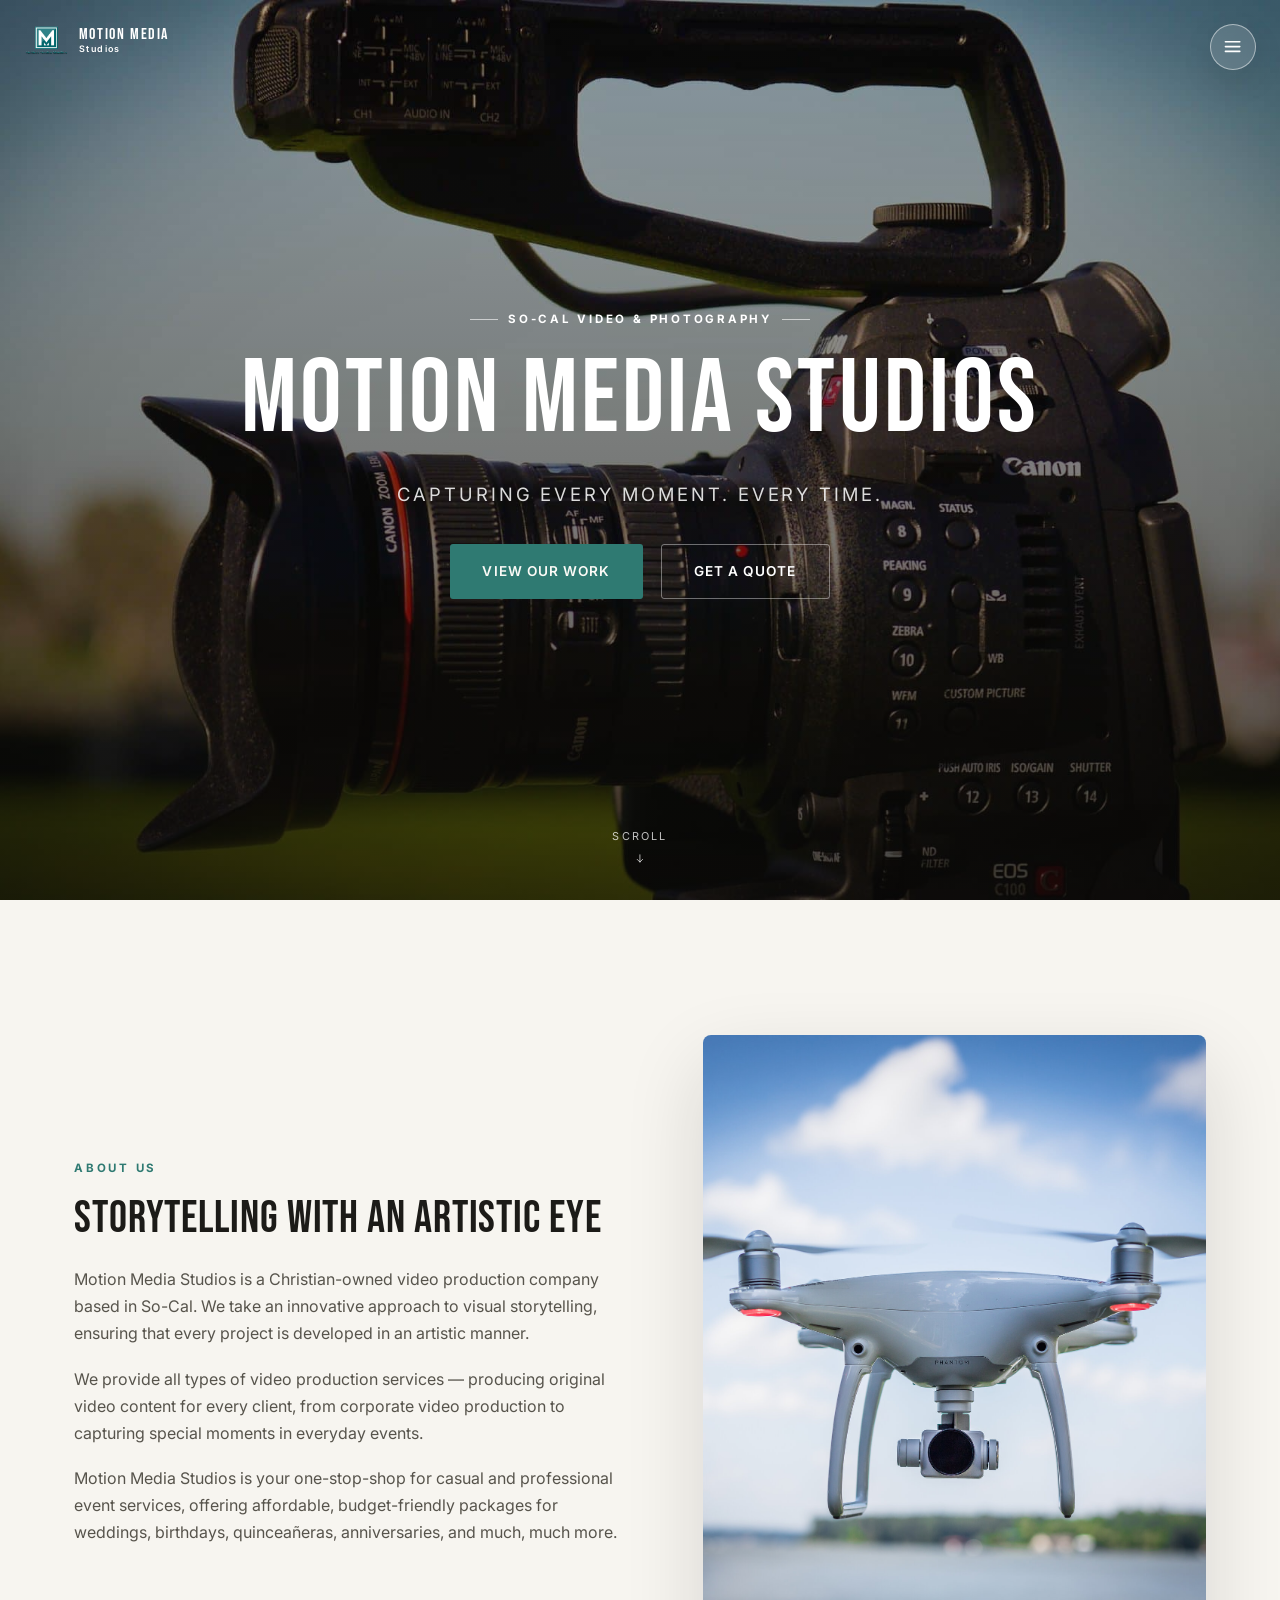
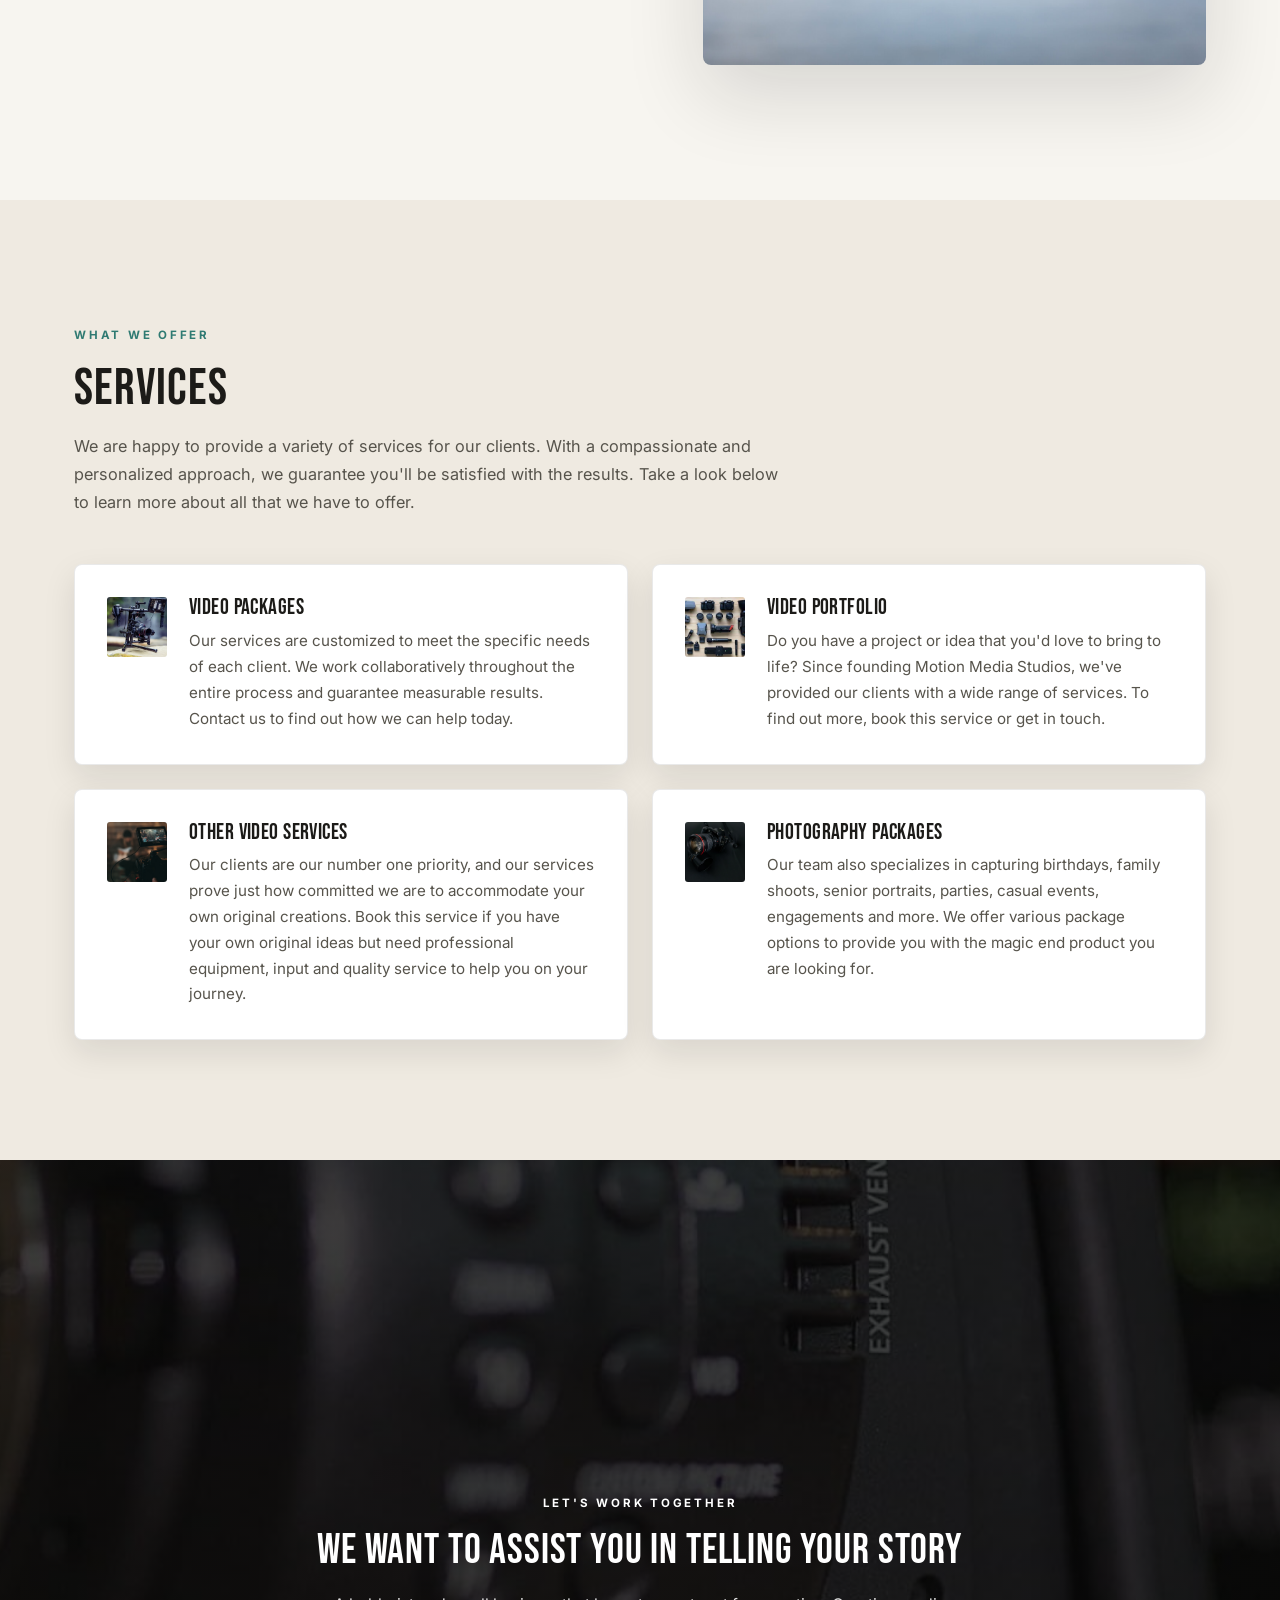
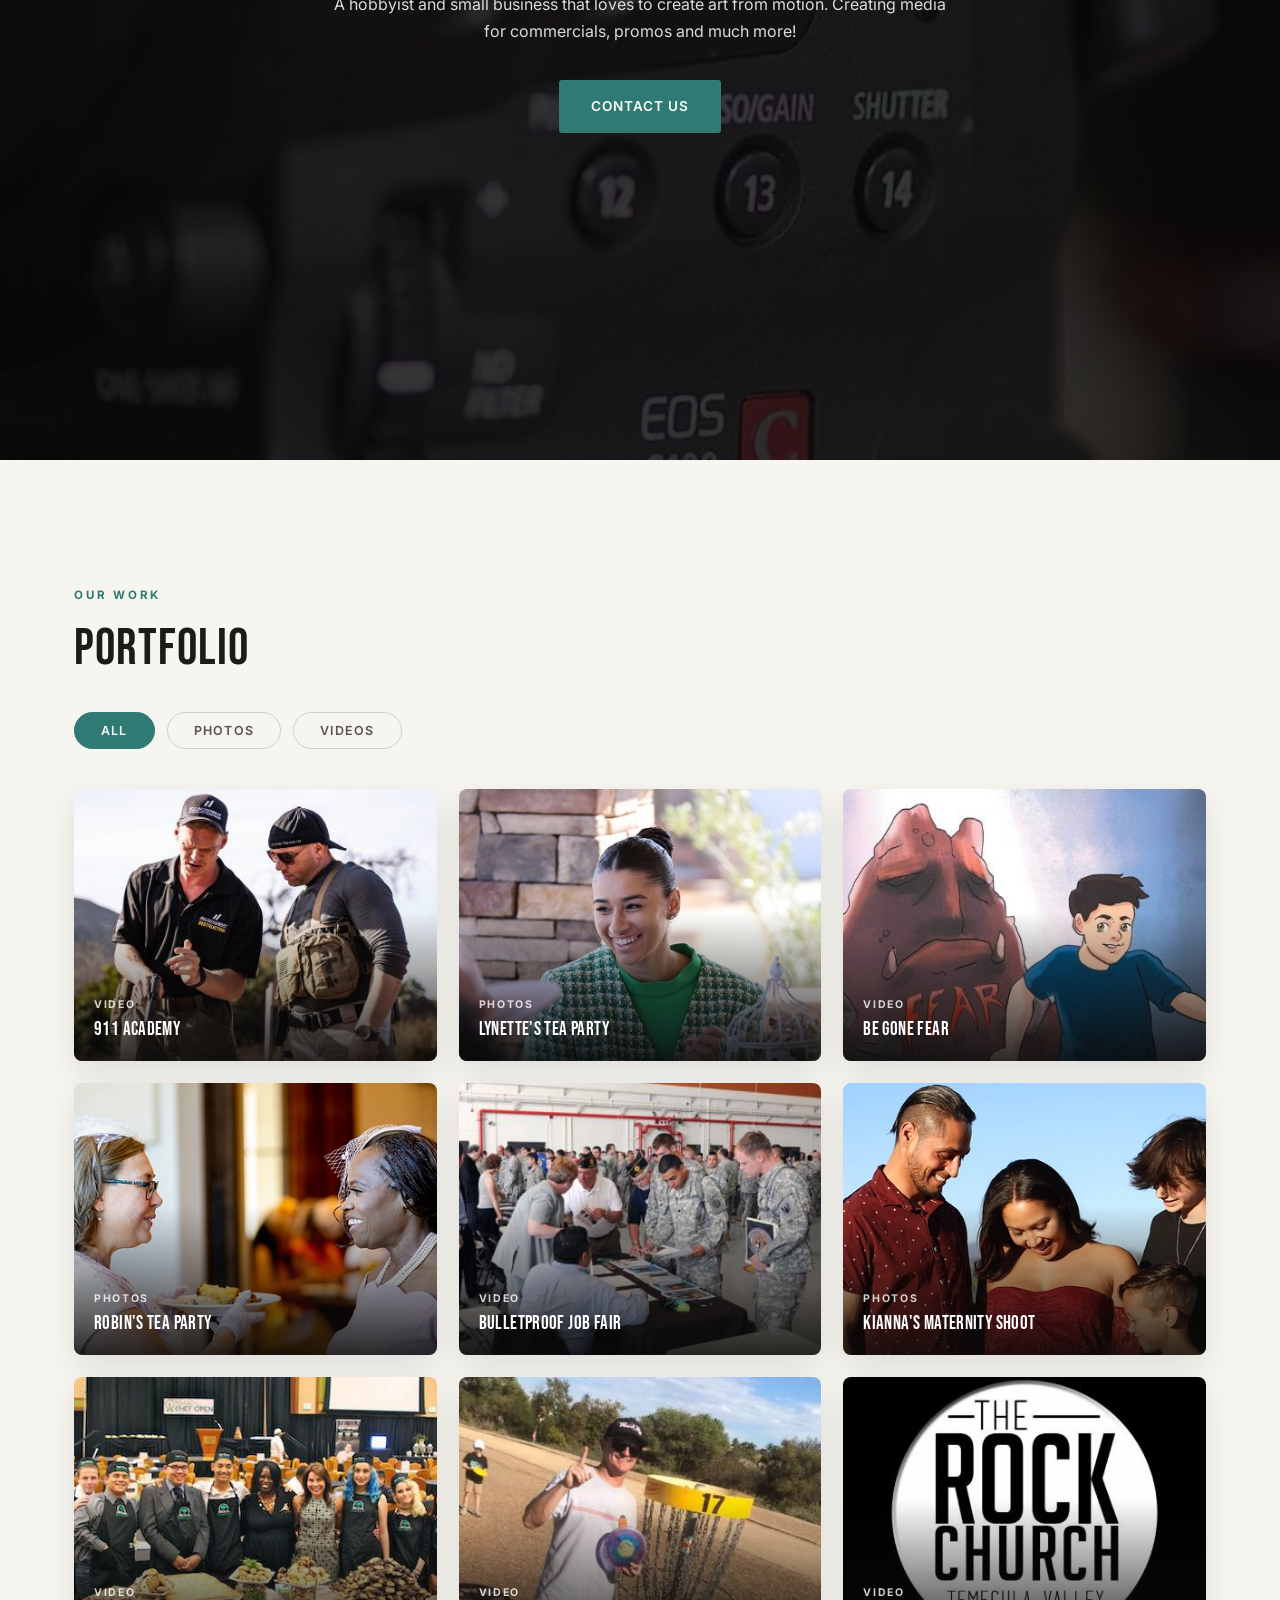
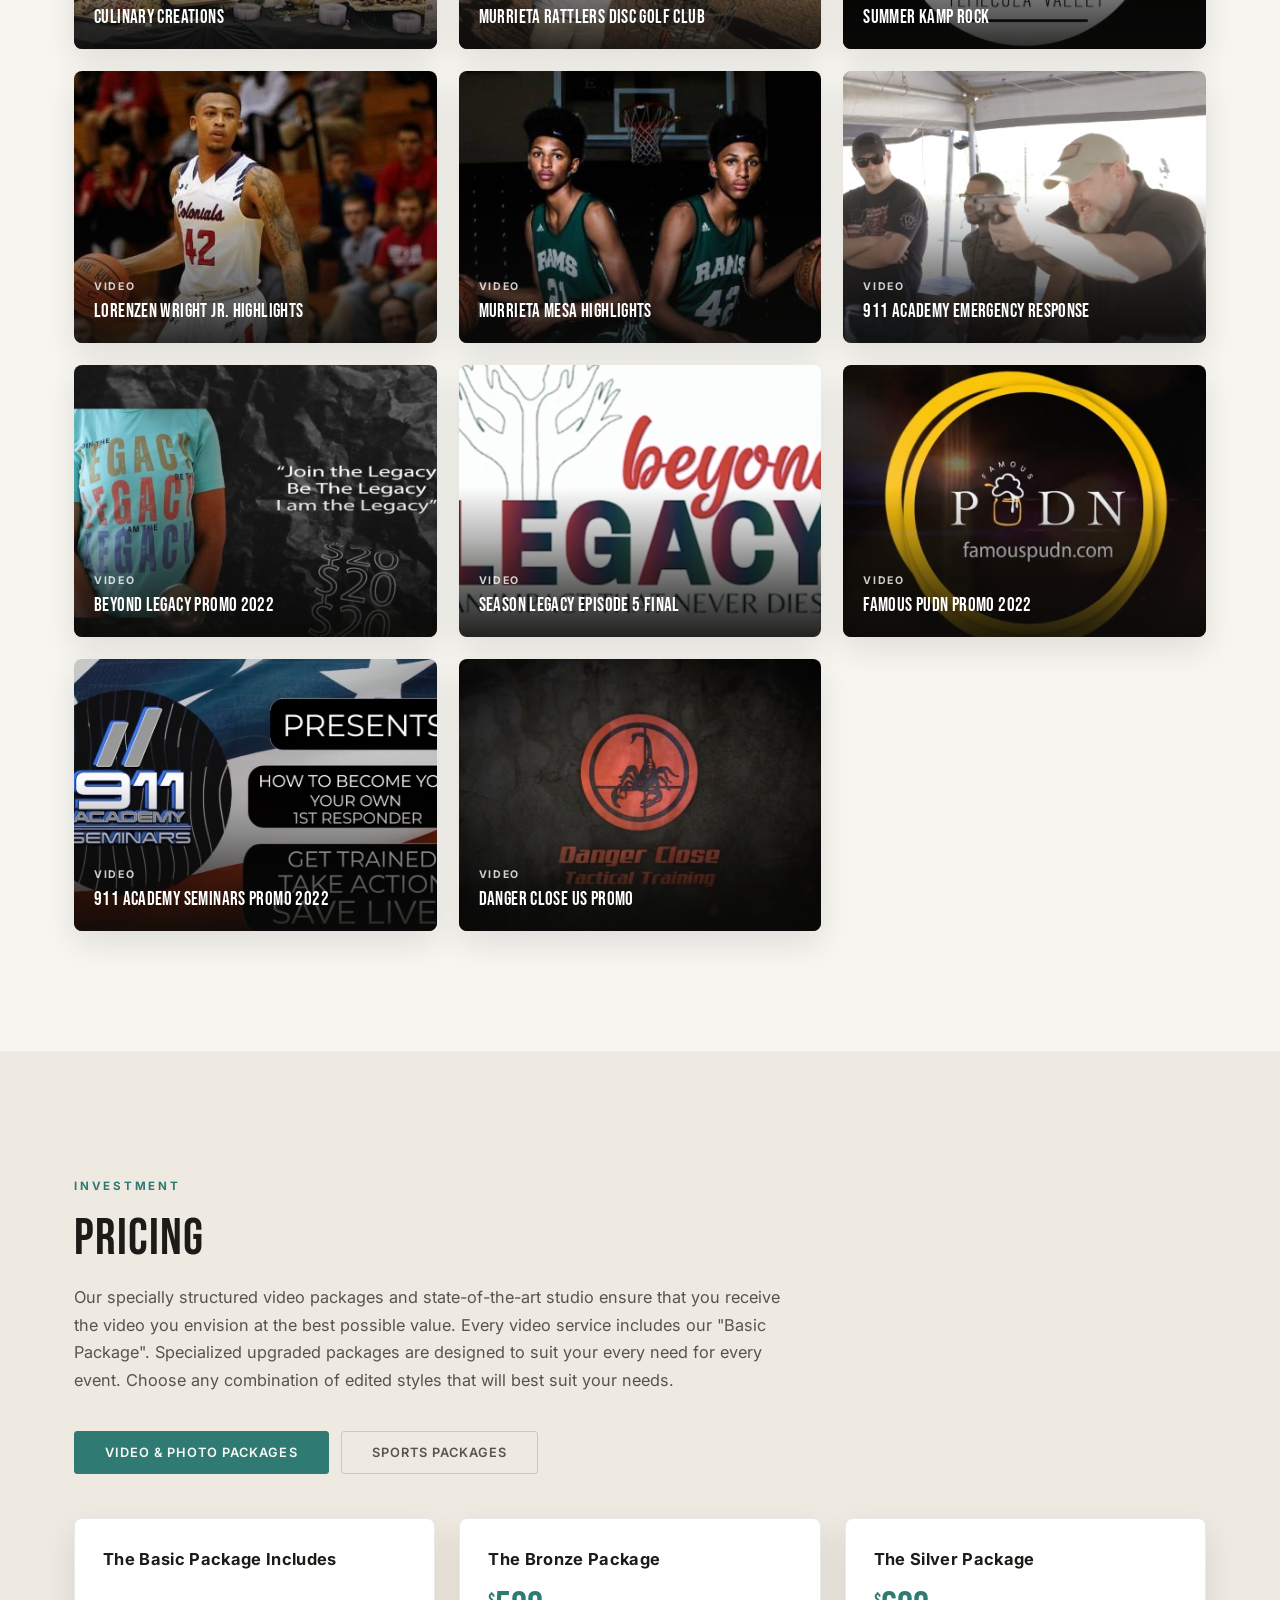
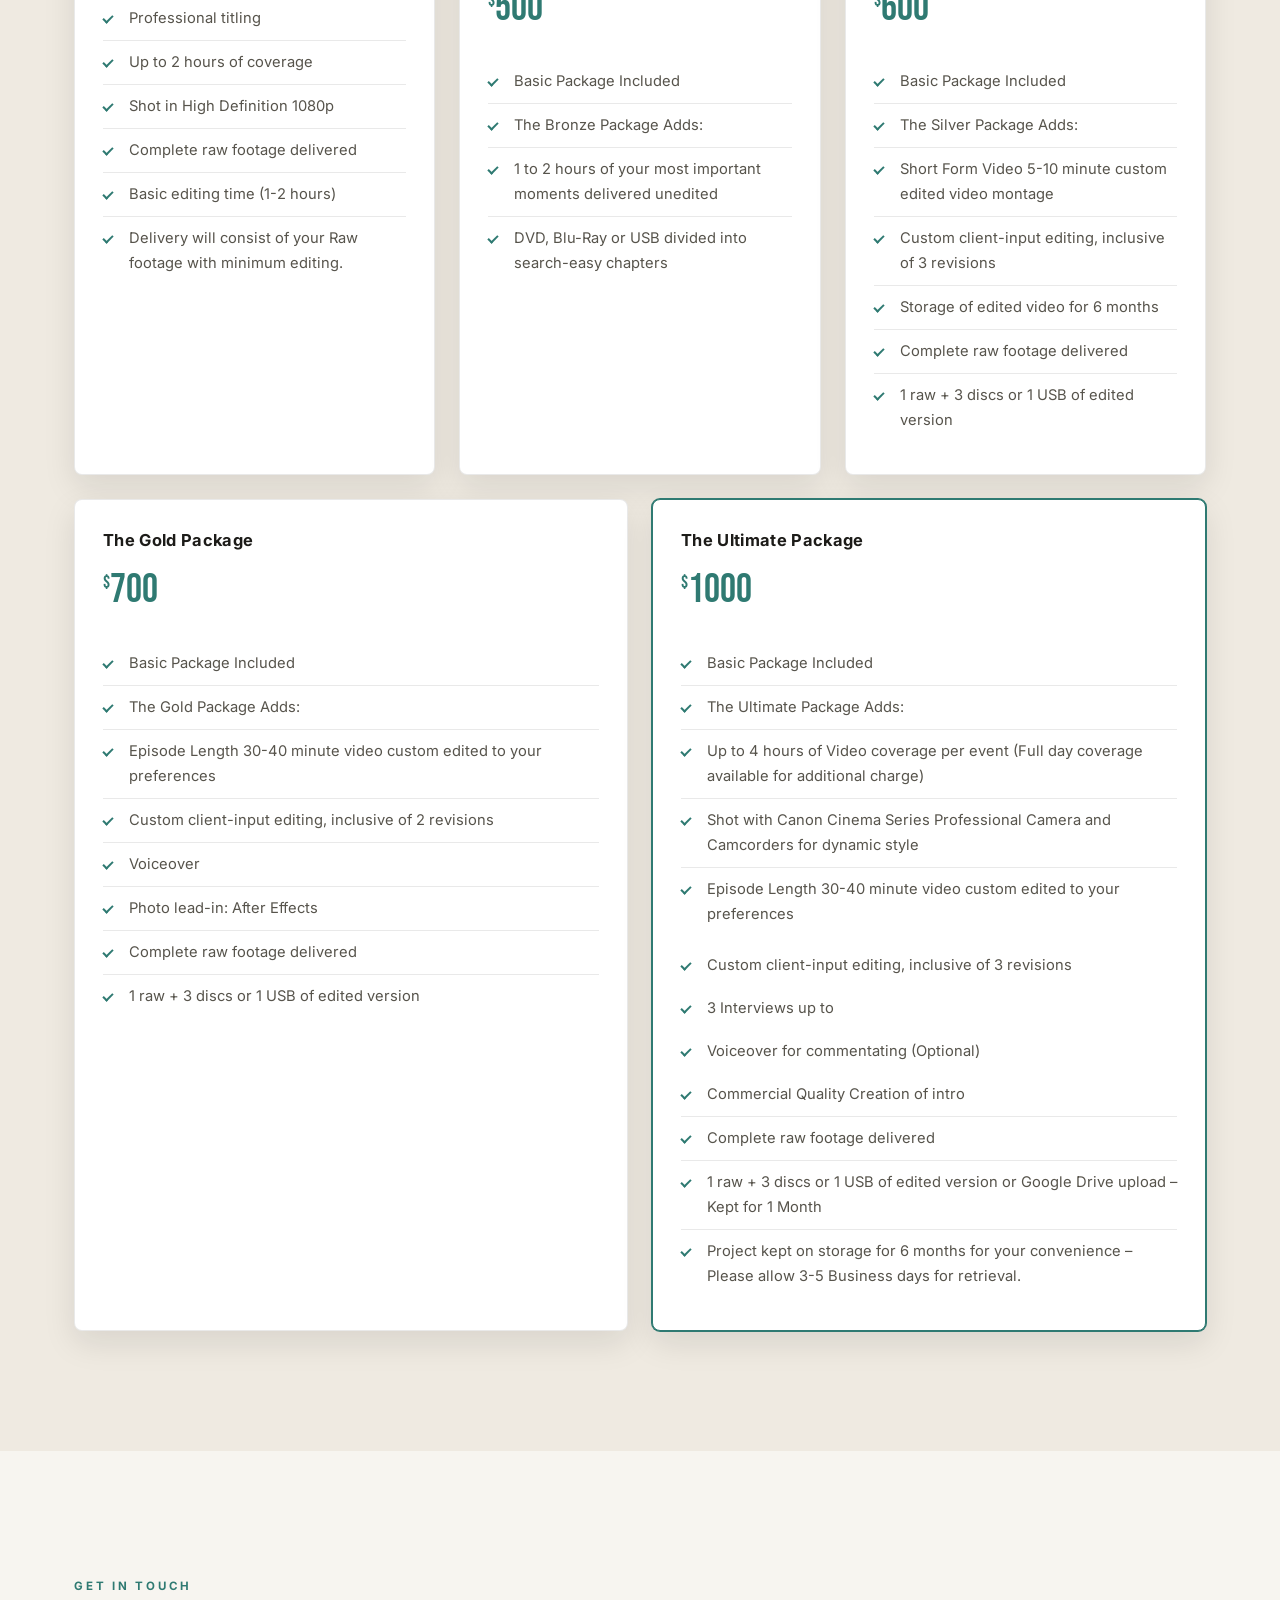
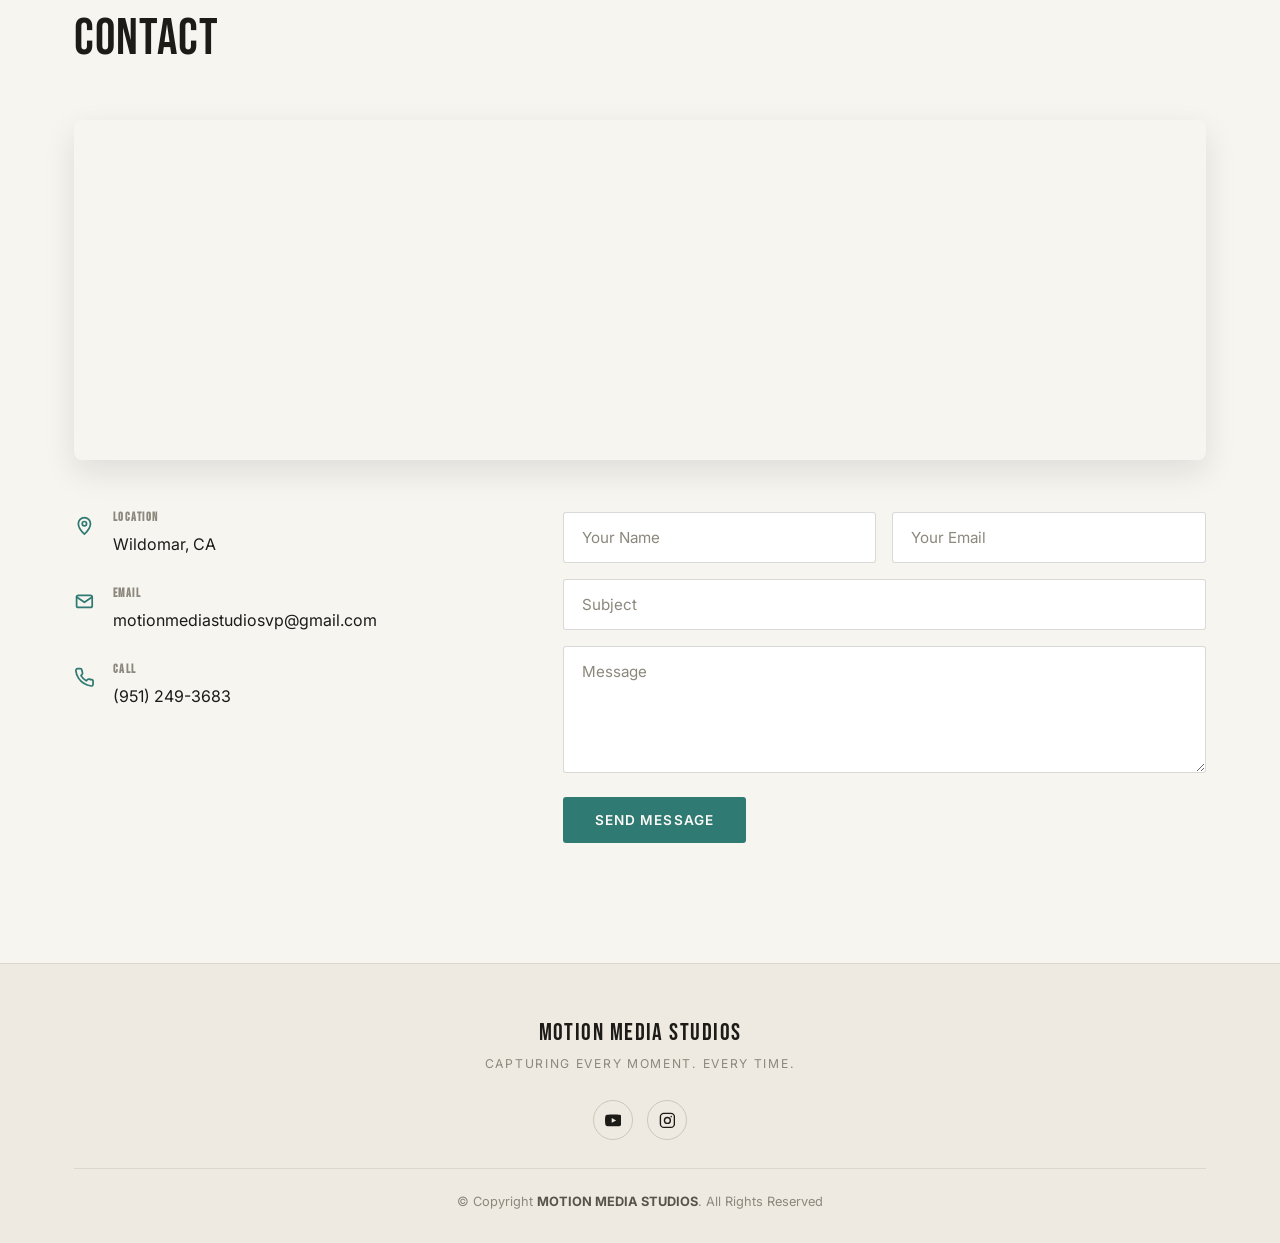
<file: index.html>
<!DOCTYPE html>
<html lang="en">

<head>
  <meta charset="utf-8">
  <meta content="width=device-width, initial-scale=1.0" name="viewport">

  <title>Motion Media Studios | Video &amp; Photography Production, Wildomar CA</title>
  <meta name="description" content="Motion Media Studios is a Christian-owned video and photography production company based in Wildomar, CA, serving weddings, events, sports, and commercial projects across So-Cal.">
  <meta name="keywords" content="video production, photography, wedding videography, event videography, Wildomar CA, So-Cal">

  <link href="assets/img/Motion Media Studios Logo.png" rel="icon">

  <link rel="preconnect" href="https://fonts.googleapis.com">
  <link rel="preconnect" href="https://fonts.gstatic.com" crossorigin>
  <link href="https://fonts.googleapis.com/css2?family=Bebas+Neue&family=Inter:wght@400;500;600;700&display=swap" rel="stylesheet">

  <link href="assets/css/style.css" rel="stylesheet">

  <script async src="https://www.googletagmanager.com/gtag/js?id=UA-181903820-1"></script>
  <script>
    window.dataLayer = window.dataLayer || [];
    function gtag() { dataLayer.push(arguments); }
    gtag('js', new Date());
    gtag('config', 'UA-181903820-1');
  </script>
</head>

<body>

  <div id="preloader"></div>

  <a href="#hero" class="corner-logo" id="cornerLogo">
    <img src="assets/img/Motion Media Studios Logo.png" alt="Motion Media Studios">
    <span class="logo-text">MOTION MEDIA<span>Studios</span></span>
  </a>

  <button class="corner-menu-btn" id="cornerMenuBtn" aria-label="Open menu">
    <svg class="icon" viewBox="0 0 24 24" fill="none" stroke="currentColor" stroke-width="2" stroke-linecap="round"><line x1="3" y1="6" x2="21" y2="6"/><line x1="3" y1="12" x2="21" y2="12"/><line x1="3" y1="18" x2="21" y2="18"/></svg>
  </button>

  <div class="nav-overlay" id="navOverlay">
    <ul>
      <li class="active"><a href="#hero">Home</a></li>
      <li><a href="#about">About</a></li>
      <li><a href="#services">Services</a></li>
      <li><a href="#portfolio">Portfolio</a></li>
      <li><a href="#pricing">Pricing</a></li>
      <li><a href="#contact">Contact</a></li>
    </ul>
  </div>

  <section id="hero" class="panel">
    <div class="hero-inner">
      <span class="eyebrow">So-Cal Video &amp; Photography</span>
      <h1>MOTION MEDIA STUDIOS</h1>
      <h2>Capturing every moment. Every time.</h2>
      <div class="hero-actions">
        <a href="#portfolio" class="btn btn-primary">View Our Work</a>
        <a href="#contact" class="btn btn-outline on-dark">Get a Quote</a>
      </div>
    </div>
    <div class="scroll-cue"><span>Scroll</span><svg class="icon" viewBox="0 0 24 24" fill="none" stroke="currentColor" stroke-width="2" stroke-linecap="round" stroke-linejoin="round"><line x1="12" y1="4" x2="12" y2="20"/><polyline points="6 14 12 20 18 14"/></svg></div>
  </section>

  <main id="main">

    <section id="about" class="panel">
      <div class="container">
        <div class="about-grid">
          <div class="about-copy reveal">
            <span class="eyebrow">About Us</span>
            <h2>Storytelling with an artistic eye</h2>
            <p>
              Motion Media Studios is a Christian-owned video production company based in So-Cal. We take an
              innovative approach to visual storytelling, ensuring that every project is developed in an artistic
              manner.
            </p>
            <p>
              We provide all types of video production services — producing original video content for every
              client, from corporate video production to capturing special moments in everyday events.
            </p>
            <p>
              Motion Media Studios is your one-stop-shop for casual and professional event services, offering
              affordable, budget-friendly packages for weddings, birthdays, quinceañeras, anniversaries, and much,
              much more.
            </p>
          </div>
          <div class="about-media reveal">
            <img src="assets/img/Motion Media Studio Drone.jpeg" alt="Motion Media Studios drone equipment">
          </div>
        </div>
      </div>
    </section>

    <section id="services" class="panel alt">
      <div class="container">
        <div class="section-title reveal">
          <span class="eyebrow">What We Offer</span>
          <h2>Services</h2>
          <p>We are happy to provide a variety of services for our clients. With a compassionate and personalized
            approach, we guarantee you'll be satisfied with the results. Take a look below to learn more about all
            that we have to offer.</p>
        </div>

        <div class="services-grid">
          <div class="service-card reveal">
            <div class="icon-wrap"><img src="assets/img/Motion Media Studio Camera Setup.jpg" alt=""></div>
            <div>
              <h4>Video Packages</h4>
              <p>Our services are customized to meet the specific needs of each client. We work collaboratively
                throughout the entire process and guarantee measurable results. Contact us to find out how we can
                help today.</p>
            </div>
          </div>

          <div class="service-card reveal">
            <div class="icon-wrap"><img src="assets/img/Motion Media Studios Equipment.jpg" alt=""></div>
            <div>
              <h4>Video Portfolio</h4>
              <p>Do you have a project or idea that you'd love to bring to life? Since founding Motion Media
                Studios, we've provided our clients with a wide range of services. To find out more, book this
                service or get in touch.</p>
            </div>
          </div>

          <div class="service-card reveal">
            <div class="icon-wrap"><img src="assets/img/Motion Media Studio Recording.jpeg" alt=""></div>
            <div>
              <h4>Other Video Services</h4>
              <p>Our clients are our number one priority, and our services prove just how committed we are to
                accommodate your own original creations. Book this service if you have your own original ideas but
                need professional equipment, input and quality service to help you on your journey.</p>
            </div>
          </div>

          <div class="service-card reveal">
            <div class="icon-wrap"><img src="assets/img/Motion Media Studio Camera Lense.jpeg" alt=""></div>
            <div>
              <h4>Photography Packages</h4>
              <p>Our team also specializes in capturing birthdays, family shoots, senior portraits, parties, casual
                events, engagements and more. We offer various package options to provide you with the magic end
                product you are looking for.</p>
            </div>
          </div>
        </div>
      </div>
    </section>

    <section class="cta panel reveal">
      <div class="container">
        <span class="eyebrow">Let's Work Together</span>
        <h3>We want to assist you in telling your story</h3>
        <p>A hobbyist and small business that loves to create art from motion. Creating media for commercials,
          promos and much more!</p>
        <a href="#contact" class="btn btn-primary">Contact Us</a>
      </div>
    </section>

    <section id="portfolio" class="panel tall">
      <div class="container">
        <div class="section-title reveal">
          <span class="eyebrow">Our Work</span>
          <h2>Portfolio</h2>
        </div>

        <div class="portfolio-filters reveal">
          <button data-filter="*" class="active">All</button>
          <button data-filter=".filter-photos">Photos</button>
          <button data-filter=".filter-videos">Videos</button>
        </div>

        <div class="portfolio-grid">

          <a class="portfolio-item filter-videos reveal" data-youtube="y8Xy0xeYsZo" href="https://www.youtube.com/watch?v=y8Xy0xeYsZo">
            <img src="assets/img/portfolio/Academy.jpg" alt="911 Academy">
            <div class="portfolio-play"><svg class="icon" viewBox="0 0 24 24" fill="currentColor"><path d="M8 5v14l11-7z"/></svg></div>
            <div class="portfolio-overlay"><span class="type">Video</span><h4>911 Academy</h4></div>
          </a>

          <a class="portfolio-item filter-photos reveal" href="https://www.flickr.com/photos/197121110@N06/albums/72177720304268022" target="_blank" rel="noopener">
            <img src="assets/img/portfolio/Lynette.jpg" alt="Lynette's Tea Party">
            <div class="portfolio-play"><svg class="icon" viewBox="0 0 24 24" fill="none" stroke="currentColor" stroke-width="2" stroke-linecap="round" stroke-linejoin="round"><path d="M18 13v6a2 2 0 0 1-2 2H5a2 2 0 0 1-2-2V8a2 2 0 0 1 2-2h6"/><polyline points="15 3 21 3 21 9"/><line x1="10" y1="14" x2="21" y2="3"/></svg></div>
            <div class="portfolio-overlay"><span class="type">Photos</span><h4>Lynette's Tea Party</h4></div>
          </a>

          <a class="portfolio-item filter-videos reveal" data-youtube="SNZemBrlQTc" href="https://www.youtube.com/watch?v=SNZemBrlQTc">
            <img src="assets/img/portfolio/BeGoneFear.jpg" alt="Be Gone Fear">
            <div class="portfolio-play"><svg class="icon" viewBox="0 0 24 24" fill="currentColor"><path d="M8 5v14l11-7z"/></svg></div>
            <div class="portfolio-overlay"><span class="type">Video</span><h4>Be Gone Fear</h4></div>
          </a>

          <a class="portfolio-item filter-photos reveal" href="https://www.flickr.com/photos/197121110@N06/albums/72177720304281998" target="_blank" rel="noopener">
            <img src="assets/img/portfolio/Robin.jpg" alt="Robin's Tea Party">
            <div class="portfolio-play"><svg class="icon" viewBox="0 0 24 24" fill="none" stroke="currentColor" stroke-width="2" stroke-linecap="round" stroke-linejoin="round"><path d="M18 13v6a2 2 0 0 1-2 2H5a2 2 0 0 1-2-2V8a2 2 0 0 1 2-2h6"/><polyline points="15 3 21 3 21 9"/><line x1="10" y1="14" x2="21" y2="3"/></svg></div>
            <div class="portfolio-overlay"><span class="type">Photos</span><h4>Robin's Tea Party</h4></div>
          </a>

          <a class="portfolio-item filter-videos reveal" data-youtube="ezkcwzk15co" href="https://www.youtube.com/watch?v=ezkcwzk15co">
            <img src="assets/img/portfolio/Bulletproof.jpg" alt="Bulletproof Job Fair">
            <div class="portfolio-play"><svg class="icon" viewBox="0 0 24 24" fill="currentColor"><path d="M8 5v14l11-7z"/></svg></div>
            <div class="portfolio-overlay"><span class="type">Video</span><h4>Bulletproof Job Fair</h4></div>
          </a>

          <a class="portfolio-item filter-photos reveal" href="https://www.flickr.com/photos/197121110@N06/albums/72177720304260490" target="_blank" rel="noopener">
            <img src="assets/img/portfolio/Kianna.jpg" alt="Kianna's Maternity Shoot">
            <div class="portfolio-play"><svg class="icon" viewBox="0 0 24 24" fill="none" stroke="currentColor" stroke-width="2" stroke-linecap="round" stroke-linejoin="round"><path d="M18 13v6a2 2 0 0 1-2 2H5a2 2 0 0 1-2-2V8a2 2 0 0 1 2-2h6"/><polyline points="15 3 21 3 21 9"/><line x1="10" y1="14" x2="21" y2="3"/></svg></div>
            <div class="portfolio-overlay"><span class="type">Photos</span><h4>Kianna's Maternity Shoot</h4></div>
          </a>

          <a class="portfolio-item filter-videos reveal" data-youtube="Zq_iSj8-pQA" href="https://www.youtube.com/watch?v=Zq_iSj8-pQA">
            <img src="assets/img/portfolio/CulinaryCreations.jpg" alt="Culinary Creations">
            <div class="portfolio-play"><svg class="icon" viewBox="0 0 24 24" fill="currentColor"><path d="M8 5v14l11-7z"/></svg></div>
            <div class="portfolio-overlay"><span class="type">Video</span><h4>Culinary Creations</h4></div>
          </a>

          <a class="portfolio-item filter-videos reveal" data-youtube="l2RwuQg0phU" href="https://www.youtube.com/watch?v=l2RwuQg0phU">
            <img src="assets/img/portfolio/DiscGolf.jpg" alt="Murrieta Rattlers Disc Golf Club">
            <div class="portfolio-play"><svg class="icon" viewBox="0 0 24 24" fill="currentColor"><path d="M8 5v14l11-7z"/></svg></div>
            <div class="portfolio-overlay"><span class="type">Video</span><h4>Murrieta Rattlers Disc Golf Club</h4></div>
          </a>

          <a class="portfolio-item filter-videos reveal" data-youtube="l2RwuQg0phU" href="https://www.youtube.com/watch?v=l2RwuQg0phU">
            <img src="assets/img/portfolio/Rock.jpg" alt="Summer Kamp Rock">
            <div class="portfolio-play"><svg class="icon" viewBox="0 0 24 24" fill="currentColor"><path d="M8 5v14l11-7z"/></svg></div>
            <div class="portfolio-overlay"><span class="type">Video</span><h4>Summer Kamp Rock</h4></div>
          </a>

          <a class="portfolio-item filter-videos reveal" data-youtube="AqZxEz0gA-k" href="https://www.youtube.com/watch?v=AqZxEz0gA-k">
            <img src="assets/img/portfolio/Lorenzen.jpg" alt="Lorenzen Wright Jr. Highlights">
            <div class="portfolio-play"><svg class="icon" viewBox="0 0 24 24" fill="currentColor"><path d="M8 5v14l11-7z"/></svg></div>
            <div class="portfolio-overlay"><span class="type">Video</span><h4>Lorenzen Wright Jr. Highlights</h4></div>
          </a>

          <a class="portfolio-item filter-videos reveal" data-youtube="2OAqH1U6SjQ" href="https://www.youtube.com/watch?v=2OAqH1U6SjQ">
            <img src="assets/img/portfolio/Twins.jpg" alt="Murrieta Mesa Highlights">
            <div class="portfolio-play"><svg class="icon" viewBox="0 0 24 24" fill="currentColor"><path d="M8 5v14l11-7z"/></svg></div>
            <div class="portfolio-overlay"><span class="type">Video</span><h4>Murrieta Mesa Highlights</h4></div>
          </a>

          <a class="portfolio-item filter-videos reveal" data-youtube="yraHlnF_omg" href="https://www.youtube.com/watch?v=yraHlnF_omg&t=2s">
            <img src="assets/img/portfolio/911.jpg" alt="911 Academy Emergency Response">
            <div class="portfolio-play"><svg class="icon" viewBox="0 0 24 24" fill="currentColor"><path d="M8 5v14l11-7z"/></svg></div>
            <div class="portfolio-overlay"><span class="type">Video</span><h4>911 Academy Emergency Response</h4></div>
          </a>

          <a class="portfolio-item filter-videos reveal" data-youtube="utgFeb8H7sg" href="https://www.youtube.com/watch?v=utgFeb8H7sg">
            <img src="assets/img/portfolio/Beyond.jpg" alt="Beyond Legacy Promo 2022">
            <div class="portfolio-play"><svg class="icon" viewBox="0 0 24 24" fill="currentColor"><path d="M8 5v14l11-7z"/></svg></div>
            <div class="portfolio-overlay"><span class="type">Video</span><h4>Beyond Legacy Promo 2022</h4></div>
          </a>

          <a class="portfolio-item filter-videos reveal" data-youtube="K2SKtfBVIS0" href="https://www.youtube.com/watch?v=K2SKtfBVIS0">
            <img src="assets/img/portfolio/Legacy.jpg" alt="Season Legacy Episode 5 Final">
            <div class="portfolio-play"><svg class="icon" viewBox="0 0 24 24" fill="currentColor"><path d="M8 5v14l11-7z"/></svg></div>
            <div class="portfolio-overlay"><span class="type">Video</span><h4>Season Legacy Episode 5 Final</h4></div>
          </a>

          <a class="portfolio-item filter-videos reveal" data-youtube="UGIdWOlB1To" href="https://www.youtube.com/watch?v=UGIdWOlB1To">
            <img src="assets/img/portfolio/Pudn.jpg" alt="Famous Pudn Promo 2022">
            <div class="portfolio-play"><svg class="icon" viewBox="0 0 24 24" fill="currentColor"><path d="M8 5v14l11-7z"/></svg></div>
            <div class="portfolio-overlay"><span class="type">Video</span><h4>Famous Pudn Promo 2022</h4></div>
          </a>

          <a class="portfolio-item filter-videos reveal" data-youtube="6CdGSMTqPtA" href="https://www.youtube.com/watch?v=6CdGSMTqPtA">
            <img src="assets/img/portfolio/911Seminars.jpg" alt="911 Academy Seminars Promo 2022">
            <div class="portfolio-play"><svg class="icon" viewBox="0 0 24 24" fill="currentColor"><path d="M8 5v14l11-7z"/></svg></div>
            <div class="portfolio-overlay"><span class="type">Video</span><h4>911 Academy Seminars Promo 2022</h4></div>
          </a>

          <a class="portfolio-item filter-videos reveal" data-youtube="9ajJWBsfNEc" href="https://www.youtube.com/watch?v=9ajJWBsfNEc">
            <img src="assets/img/portfolio/Danger.jpg" alt="Danger Close US Promo">
            <div class="portfolio-play"><svg class="icon" viewBox="0 0 24 24" fill="currentColor"><path d="M8 5v14l11-7z"/></svg></div>
            <div class="portfolio-overlay"><span class="type">Video</span><h4>Danger Close US Promo</h4></div>
          </a>

        </div>
      </div>
    </section>

    <section id="pricing" class="panel tall alt">
      <div class="container">
        <div class="section-title reveal">
          <span class="eyebrow">Investment</span>
          <h2>Pricing</h2>
          <p>Our specially structured video packages and state-of-the-art studio ensure that you receive the video
            you envision at the best possible value. Every video service includes our "Basic Package". Specialized
            upgraded packages are designed to suit your every need for every event. Choose any combination of
            edited styles that will best suit your needs.</p>
        </div>

        <div class="pricing-tabs reveal">
          <button class="active" data-tab="panel-video">Video &amp; Photo Packages</button>
          <button data-tab="panel-sports">Sports Packages</button>
        </div>

        <div class="pricing-panel active" id="panel-video">
          <div class="pricing-grid" style="margin-bottom: 24px;">
            <div class="price-card reveal">
              <h3>The Basic Package Includes</h3>
              <div class="price no-price"></div>
              <ul>
                <li>Professional titling</li>
                <li>Up to 2 hours of coverage</li>
                <li>Shot in High Definition 1080p</li>
                <li>Complete raw footage delivered</li>
                <li>Basic editing time (1-2 hours)</li>
                <li>Delivery will consist of your Raw footage with minimum editing.</li>
              </ul>
            </div>

            <div class="price-card reveal">
              <h3>The Bronze Package</h3>
              <div class="price"><sup>$</sup>500</div>
              <ul>
                <li>Basic Package Included</li>
                <li>The Bronze Package Adds:</li>
                <li>1 to 2 hours of your most important moments delivered unedited</li>
                <li>DVD, Blu-Ray or USB divided into search-easy chapters</li>
              </ul>
            </div>

            <div class="price-card reveal">
              <h3>The Silver Package</h3>
              <div class="price"><sup>$</sup>600</div>
              <ul>
                <li>Basic Package Included</li>
                <li>The Silver Package Adds:</li>
                <li>Short Form Video 5-10 minute custom edited video montage</li>
                <li>Custom client-input editing, inclusive of 3 revisions</li>
                <li>Storage of edited video for 6 months</li>
                <li>Complete raw footage delivered</li>
                <li>1 raw + 3 discs or 1 USB of edited version</li>
              </ul>
            </div>
          </div>

          <div class="pricing-grid">
            <div class="price-card reveal">
              <h3>The Gold Package</h3>
              <div class="price"><sup>$</sup>700</div>
              <ul>
                <li>Basic Package Included</li>
                <li>The Gold Package Adds:</li>
                <li>Episode Length 30-40 minute video custom edited to your preferences</li>
                <li>Custom client-input editing, inclusive of 2 revisions</li>
                <li>Voiceover</li>
                <li>Photo lead-in: After Effects</li>
                <li>Complete raw footage delivered</li>
                <li>1 raw + 3 discs or 1 USB of edited version</li>
              </ul>
            </div>

            <div class="price-card featured reveal">
              <h3>The Ultimate Package</h3>
              <div class="price"><sup>$</sup>1000</div>
              <ul>
                <li>Basic Package Included</li>
                <li>The Ultimate Package Adds:</li>
                <li>Up to 4 hours of Video coverage per event (Full day coverage available for additional charge)</li>
                <li>Shot with Canon Cinema Series Professional Camera and Camcorders for dynamic style</li>
                <li>Episode Length 30-40 minute video custom edited to your preferences</li>
                <ul>
                  <li>Custom client-input editing, inclusive of 3 revisions</li>
                  <li>3 Interviews up to</li>
                  <li>Voiceover for commentating (Optional)</li>
                  <li>Commercial Quality Creation of intro</li>
                </ul>
                <li>Complete raw footage delivered</li>
                <li>1 raw + 3 discs or 1 USB of edited version or Google Drive upload – Kept for 1 Month</li>
                <li>Project kept on storage for 6 months for your convenience – Please allow 3-5 Business days for
                  retrieval.</li>
              </ul>
            </div>
          </div>
        </div>

        <div class="pricing-panel" id="panel-sports">
          <div class="pricing-grid">
            <div class="price-card reveal">
              <h3>The Sporting Package Includes</h3>
              <div class="price no-price"></div>
              <ul>
                <li>We can come to you and record for you</li>
                <li>Up to 3-4 hours of coverage</li>
                <li>Shot in High Definition 1080p</li>
                <li>Professional editing time</li>
                <li>Complete raw footage delivered along with edited version*</li>
                <li>Delivery will consist of your Finished edited product. DVD's, Media files or USB Drives will be
                  mailed or Uploaded. Per client's request. Additional charges may apply depending on you package.</li>
              </ul>
            </div>

            <div class="price-card reveal">
              <h3>Edit Package Only</h3>
              <div class="price"><sup>$</sup>300</div>
              <ul>
                <li>You send us your footage and we edit it</li>
                <li>1 DVD per Mixtape</li>
                <li>YouTube Upload. YouTube Upload or to our YouTube Channel "TwiniT" which has high traffic and
                  increases exposure. We will help you get seen.</li>
                <li>USB Drive/Google Drive of Media is Available for your convenience</li>
                <li>Includes either Highlight or Mixtape</li>
                <li>After Effects graphics &amp; Titles</li>
                <li>Maximum finished edited version is 30 minutes.</li>
              </ul>
            </div>

            <div class="price-card reveal">
              <h3>Highlight Reel</h3>
              <div class="price"><sup>$</sup>400</div>
              <ul>
                <li>1 DVD per game</li>
                <li>1 DVD per highlight</li>
                <li>YouTube &amp; Website upload</li>
                <li>Includes natural audio/video</li>
                <li>Professional edit/titles</li>
              </ul>
            </div>

            <div class="price-card reveal">
              <h3>Mixtape</h3>
              <div class="price"><sup>$</sup>500</div>
              <ul>
                <li>1 DVD per Mixtape or USB drive</li>
                <li>YouTube Upload or to our YouTube Channel "TwiniT" which has high traffic and increases exposure.
                  We will help you get seen.</li>
                <li>Audio/Video professional editing</li>
                <li>After Effects graphics &amp; Titles</li>
                <li>Professional edit/titles</li>
              </ul>
            </div>
          </div>
        </div>

      </div>
    </section>

    <section id="contact" class="panel tall">
      <div class="container">
        <div class="section-title reveal">
          <span class="eyebrow">Get In Touch</span>
          <h2>Contact</h2>
        </div>

        <iframe class="map-frame" loading="lazy" src="https://www.google.com/maps/embed?pb=!1m18!1m12!1m3!1d106322.63805410739!2d-117.32860618728415!3d33.616137113018496!2m3!1f0!2f0!3f0!3m2!1i1024!2i768!4f13.1!3m3!1m2!1s0x80dc991a0401bf5b%3A0x45c064842c3be00c!2sWildomar%2C%20CA!5e0!3m2!1sen!2sus!4v1603950904079!5m2!1sen!2sus" allowfullscreen style="margin-top: 36px;"></iframe>

        <div class="contact-grid">
          <div class="contact-info reveal">
            <div class="info-row">
              <svg class="icon" viewBox="0 0 24 24" fill="none" stroke="currentColor" stroke-width="2" stroke-linecap="round" stroke-linejoin="round"><path d="M12 22s7-6.5 7-12a7 7 0 1 0-14 0c0 5.5 7 12 7 12z"/><circle cx="12" cy="10" r="2.5"/></svg>
              <div><h4>Location</h4><p>Wildomar, CA</p></div>
            </div>
            <div class="info-row">
              <svg class="icon" viewBox="0 0 24 24" fill="none" stroke="currentColor" stroke-width="2" stroke-linecap="round" stroke-linejoin="round"><rect x="3" y="5" width="18" height="14" rx="2"/><path d="M3 7l9 6 9-6"/></svg>
              <div><h4>Email</h4><p>motionmediastudiosvp@gmail.com</p></div>
            </div>
            <div class="info-row">
              <svg class="icon" viewBox="0 0 24 24" fill="none" stroke="currentColor" stroke-width="2" stroke-linecap="round" stroke-linejoin="round"><path d="M22 16.92v3a2 2 0 0 1-2.18 2 19.79 19.79 0 0 1-8.63-3.07 19.5 19.5 0 0 1-6-6 19.79 19.79 0 0 1-3.07-8.67A2 2 0 0 1 4.11 2h3a2 2 0 0 1 2 1.72c.12.9.34 1.79.65 2.65a2 2 0 0 1-.45 2.11L8.09 9.91a16 16 0 0 0 6 6l1.43-1.43a2 2 0 0 1 2.11-.45c.86.31 1.75.53 2.65.65A2 2 0 0 1 22 16.92z"/></svg>
              <div><h4>Call</h4><p>(951) 249-3683</p></div>
            </div>
          </div>

          <div class="contact-form reveal">
            <form action="https://formspree.io/f/xvovrwga" method="POST">
              <p class="form-status"></p>
              <div class="form-row">
                <div class="form-group">
                  <input type="text" name="name" class="form-control" placeholder="Your Name" required>
                </div>
                <div class="form-group">
                  <input type="email" name="email" class="form-control" placeholder="Your Email" required>
                </div>
              </div>
              <div class="form-group">
                <input type="text" name="subject" class="form-control" placeholder="Subject" required>
              </div>
              <div class="form-group">
                <textarea name="message" class="form-control" rows="5" placeholder="Message" required></textarea>
              </div>
              <button type="submit" class="btn btn-primary">Send Message</button>
            </form>
          </div>
        </div>
      </div>
    </section>

  </main>

  <footer id="footer">
    <div class="container">
      <h3>MOTION MEDIA STUDIOS</h3>
      <p class="tagline">Capturing every moment. Every time.</p>
      <div class="social-links">
        <a href="https://www.youtube.com/user/Dubtriprecord" target="_blank" rel="noopener" aria-label="YouTube"><svg class="icon" viewBox="0 0 24 24" fill="currentColor"><path d="M23.5 6.2a3 3 0 0 0-2.1-2.1C19.5 3.5 12 3.5 12 3.5s-7.5 0-9.4.6A3 3 0 0 0 .5 6.2 31 31 0 0 0 0 12a31 31 0 0 0 .5 5.8 3 3 0 0 0 2.1 2.1c1.9.6 9.4.6 9.4.6s7.5 0 9.4-.6a3 3 0 0 0 2.1-2.1A31 31 0 0 0 24 12a31 31 0 0 0-.5-5.8zM9.6 15.5v-7l6.3 3.5-6.3 3.5z"/></svg></a>
        <a href="https://www.instagram.com/motionmediastudios/" target="_blank" rel="noopener" aria-label="Instagram"><svg class="icon" viewBox="0 0 24 24" fill="none" stroke="currentColor" stroke-width="2"><rect x="2" y="2" width="20" height="20" rx="5"/><circle cx="12" cy="12" r="4.2"/><circle cx="17.4" cy="6.6" r="1.1" fill="currentColor" stroke="none"/></svg></a>
      </div>
      <div class="copyright">
        &copy; Copyright <strong><span>MOTION MEDIA STUDIOS</span></strong>. All Rights Reserved
      </div>
    </div>
  </footer>

  <div class="video-modal">
    <div class="video-modal-box">
      <a href="#" class="video-modal-close" aria-label="Close video"><svg class="icon" viewBox="0 0 24 24" fill="none" stroke="currentColor" stroke-width="2" stroke-linecap="round"><line x1="5" y1="5" x2="19" y2="19"/><line x1="19" y1="5" x2="5" y2="19"/></svg></a>
      <div class="video-modal-inner"></div>
    </div>
  </div>

  <script src="assets/js/main.js"></script>

</body>

</html>
</file>
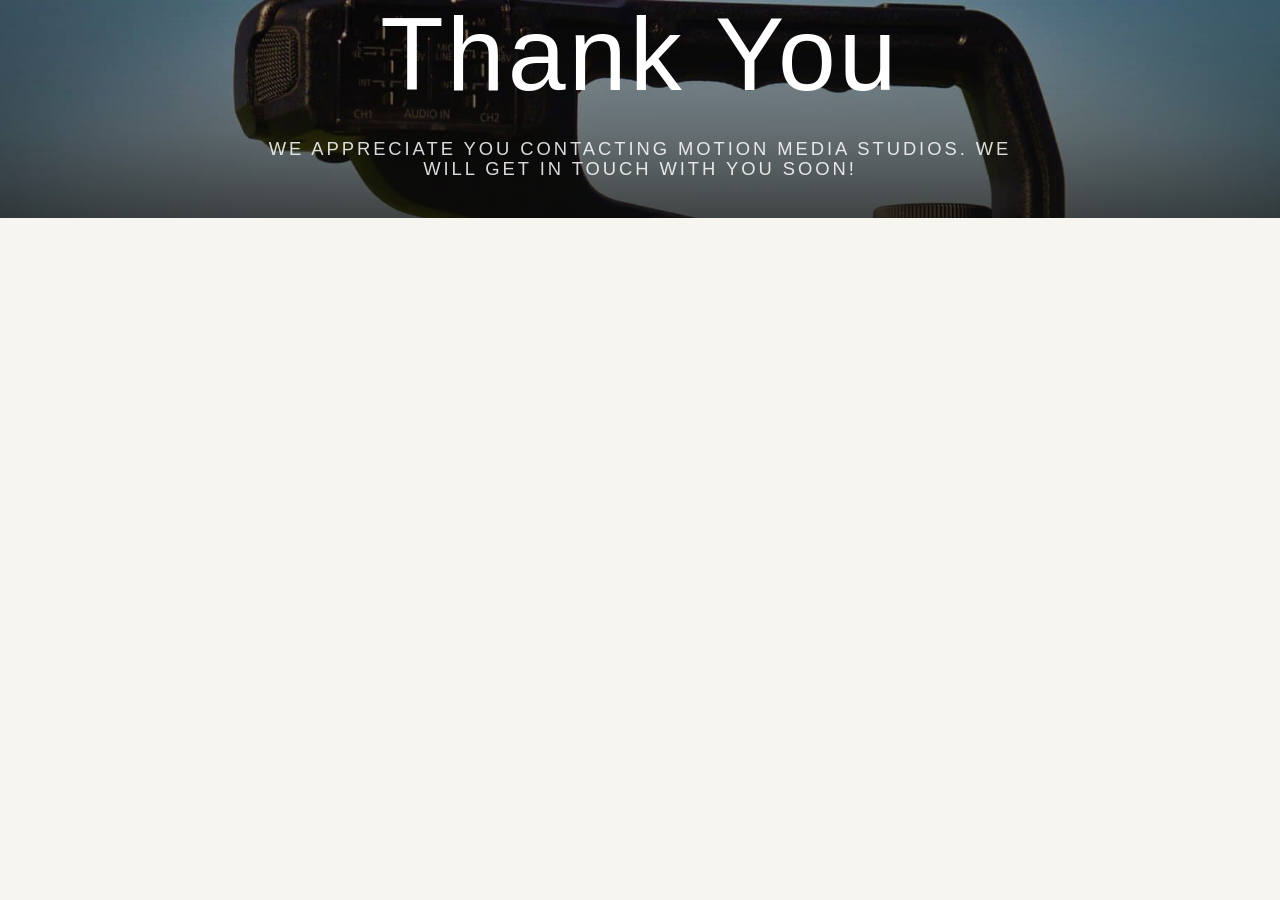
<file: thank-you.html>
<!DOCTYPE html>
<html lang="en">

<head>
  <meta charset="utf-8">
  <meta content="width=device-width, initial-scale=1.0" name="viewport">

  <title>Motion Media Studios</title>
  <meta content="" name="description">
  <meta content="" name="keywords">

  <!-- Favicons -->
  <link href="assets/img/Motion Media Studios Logo.png" rel="icon">

  <!-- Google Fonts -->
  <link
    href="https://fonts.googleapis.com/css?family=Open+Sans:300,300i,400,400i,600,600i,700,700i|Raleway:300,300i,400,400i,500,500i,600,600i,700,700i|Poppins:300,300i,400,400i,500,500i,600,600i,700,700i"
    rel="stylesheet">

  <!-- Vendor CSS Files -->
  <link href="assets/vendor/bootstrap/css/bootstrap.min.css" rel="stylesheet">


  <!-- Template Main CSS File -->
  <link href="assets/css/style.css" rel="stylesheet">


  <!-- Global site tag (gtag.js) - Google Analytics -->
  <script async src="https://www.googletagmanager.com/gtag/js?id=UA-181903820-1"></script>
  <script>
    window.dataLayer = window.dataLayer || [];

    function gtag() {
      dataLayer.push(arguments);
    }
    gtag('js', new Date());

    gtag('config', 'UA-181903820-1');
  </script>

</head>

<body>

  <!-- ======= Hero Section ======= -->
  <section id="hero" class="d-flex flex-column justify-content-center">
    <div class="container">
      <div class="row justify-content-center">
        <div class="col-xl-8">
          <h1>Thank You</h1>
          <h2>We appreciate you contacting Motion Media Studios. We will get in touch with you soon!</h2>
        </div>
      </div>
    </div>
  </section><!-- End Hero -->

  <!-- Vendor JS Files -->
  <script src="assets/vendor/jquery/jquery.min.js"></script>
  <script src="assets/vendor/bootstrap/js/bootstrap.bundle.min.js"></script>
  <script src="assets/vendor/jquery.easing/jquery.easing.min.js"></script>

</body>

</html>
</file>
<file: assets/css/style.css>
:root {
  --bg: #f7f5f0;
  --bg-alt: #efeae1;
  --bg-elev: #ffffff;
  --border: rgba(20, 20, 18, 0.09);
  --border-strong: rgba(20, 20, 18, 0.16);
  --text: #1c1b18;
  --text-dim: #57544c;
  --text-faint: #8c887d;
  --accent: #2f7a72;
  --accent-bright: #3a8f85;
  --accent-dim: rgba(47, 122, 114, 0.1);
  --on-accent: #fbfaf6;
  --shadow-lg: 0 30px 80px rgba(20, 20, 18, 0.14);
  --shadow-md: 0 12px 32px rgba(20, 20, 18, 0.1);
  --container: 1180px;
  --radius-sm: 3px;
  --radius-md: 8px;
  --ease: cubic-bezier(0.22, 1, 0.36, 1);
  --corner: 24px;
}

* , *::before, *::after { box-sizing: border-box; }

html { scroll-behavior: smooth; }

body {
  margin: 0;
  background: var(--bg);
  color: var(--text);
  font-family: 'Inter', -apple-system, BlinkMacSystemFont, sans-serif;
  font-size: 16px;
  line-height: 1.7;
  -webkit-font-smoothing: antialiased;
  overflow-x: hidden;
}

img { max-width: 100%; display: block; }

.icon {
  width: 1em;
  height: 1em;
  display: inline-block;
  vertical-align: -0.125em;
  flex-shrink: 0;
}

a { color: inherit; text-decoration: none; }

ul { margin: 0; padding: 0; list-style: none; }

h1, h2, h3, h4, h5 {
  font-family: 'Bebas Neue', 'Inter', sans-serif;
  font-weight: 400;
  letter-spacing: 0.02em;
  line-height: 1.05;
  margin: 0;
}

p { margin: 0; }

button {
  font-family: inherit;
  cursor: pointer;
  border: none;
  background: none;
  color: inherit;
}

input, textarea {
  font-family: inherit;
  font-size: 0.95rem;
}

::selection { background: var(--accent); color: var(--on-accent); }

.container {
  width: 100%;
  max-width: var(--container);
  margin: 0 auto;
  padding: 0 24px;
}

.panel {
  position: relative;
  min-height: 100vh;
  display: flex;
  flex-direction: column;
  justify-content: center;
  padding: 120px 0;
}
.panel.alt { background: var(--bg-alt); }
.panel.tall { min-height: 100vh; height: auto; }

.eyebrow {
  display: inline-block;
  font-size: 0.72rem;
  font-weight: 700;
  letter-spacing: 0.24em;
  text-transform: uppercase;
  color: var(--accent);
  margin-bottom: 16px;
}

.section-title { max-width: 720px; }
.section-title.centered { margin: 0 auto; text-align: center; }
.section-title h2 { font-size: clamp(2.2rem, 4vw, 3.4rem); margin-bottom: 18px; }
.section-title p { color: var(--text-dim); font-size: 1.02rem; }

.btn {
  display: inline-flex;
  align-items: center;
  gap: 10px;
  padding: 15px 32px;
  font-family: 'Inter', sans-serif;
  font-size: 0.85rem;
  font-weight: 600;
  letter-spacing: 0.08em;
  text-transform: uppercase;
  border-radius: var(--radius-sm);
  transition: all 0.3s var(--ease);
  white-space: nowrap;
}

.btn-primary { background: var(--accent); color: var(--on-accent); }
.btn-primary:hover {
  background: var(--accent-bright);
  transform: translateY(-2px);
  box-shadow: 0 12px 28px rgba(47, 122, 114, 0.28);
}

.btn-outline { border: 1px solid var(--border-strong); color: var(--text); }
.btn-outline:hover { border-color: var(--accent); color: var(--accent); transform: translateY(-2px); }

.btn-outline.on-dark { border-color: rgba(255, 255, 255, 0.4); color: #fff; }
.btn-outline.on-dark:hover { border-color: #fff; color: #fff; }

.corner-logo {
  position: fixed;
  top: var(--corner);
  left: var(--corner);
  z-index: 990;
  display: flex;
  align-items: center;
  gap: 10px;
}
.corner-logo img { height: 32px; width: auto; }
.corner-logo .logo-text {
  font-family: 'Bebas Neue', sans-serif;
  font-size: 1rem;
  letter-spacing: 0.1em;
  line-height: 1.1;
  color: var(--text);
}
.corner-logo .logo-text span {
  display: block;
  font-family: 'Inter', sans-serif;
  font-size: 0.56rem;
  letter-spacing: 0.16em;
  color: var(--accent);
  font-weight: 600;
}
.corner-logo.on-dark .logo-text,
.corner-logo.on-dark .logo-text span { color: #fff; }

.corner-menu-btn {
  position: fixed;
  top: var(--corner);
  right: var(--corner);
  z-index: 990;
  width: 46px;
  height: 46px;
  display: flex;
  align-items: center;
  justify-content: center;
  background: var(--bg-elev);
  border: 1px solid var(--border-strong);
  border-radius: 50%;
  font-size: 1.2rem;
  color: var(--text);
  box-shadow: var(--shadow-md);
  transition: transform 0.25s var(--ease);
}
.corner-menu-btn:hover { transform: scale(1.06); }
.corner-menu-btn.on-dark {
  background: rgba(255, 255, 255, 0.14);
  border-color: rgba(255, 255, 255, 0.5);
  color: #fff;
  backdrop-filter: blur(6px);
}

.nav-overlay {
  position: fixed;
  inset: 0;
  background: rgba(247, 245, 240, 0.98);
  z-index: 980;
  display: flex;
  align-items: center;
  justify-content: center;
  opacity: 0;
  visibility: hidden;
  transition: opacity 0.35s var(--ease), visibility 0.35s;
}
.nav-overlay.open { opacity: 1; visibility: visible; }
.nav-overlay ul { text-align: center; }
.nav-overlay li { margin: 20px 0; }
.nav-overlay a {
  font-family: 'Bebas Neue', sans-serif;
  font-size: 2.3rem;
  letter-spacing: 0.04em;
  color: var(--text);
  position: relative;
}
.nav-overlay a:hover { color: var(--accent); }
.nav-overlay li.active a { color: var(--accent); }

#hero {
  color: #fff;
  text-align: center;
  align-items: center;
  background: linear-gradient(180deg, rgba(10,10,9,0.35) 0%, rgba(10,10,9,0.55) 60%, rgba(10,10,9,0.75) 100%), url('../img/hero-bg.jpg') center/cover no-repeat fixed;
}
#hero .hero-inner { max-width: 860px; padding: 0 24px; }
#hero .eyebrow {
  display: inline-flex;
  align-items: center;
  gap: 10px;
  color: #fff;
}
#hero .eyebrow::before, #hero .eyebrow::after { content: ''; width: 28px; height: 1px; background: rgba(255,255,255,0.6); }
#hero h1 { font-size: clamp(3rem, 9vw, 6.5rem); letter-spacing: 0.03em; margin-bottom: 30px; }
#hero h2 {
  font-family: 'Inter', sans-serif;
  font-weight: 400;
  font-size: clamp(0.95rem, 1.6vw, 1.15rem);
  letter-spacing: 0.16em;
  text-transform: uppercase;
  color: rgba(255,255,255,0.85);
  margin-bottom: 40px;
}
.hero-actions { display: flex; gap: 18px; justify-content: center; flex-wrap: wrap; }

.scroll-cue {
  position: absolute;
  bottom: 36px;
  left: 50%;
  transform: translateX(-50%);
  display: flex;
  flex-direction: column;
  align-items: center;
  gap: 8px;
  font-size: 0.68rem;
  letter-spacing: 0.2em;
  text-transform: uppercase;
  color: rgba(255,255,255,0.75);
  animation: floatY 2.4s ease-in-out infinite;
}
@keyframes floatY {
  0%, 100% { transform: translate(-50%, 0); }
  50% { transform: translate(-50%, 8px); }
}

.about-grid { display: grid; grid-template-columns: 1.05fr 0.95fr; gap: 72px; align-items: center; }
.about-copy h2 { font-size: clamp(2rem, 3.6vw, 2.8rem); margin-bottom: 24px; }
.about-copy p { color: var(--text-dim); margin-bottom: 18px; }
.about-copy p:last-of-type { margin-bottom: 0; }
.about-media {
  position: relative;
  border-radius: var(--radius-md);
  overflow: hidden;
  box-shadow: var(--shadow-lg);
  aspect-ratio: 4 / 5;
}
.about-media img { width: 100%; height: 100%; object-fit: cover; }

.services-grid { display: grid; grid-template-columns: repeat(2, 1fr); gap: 24px; margin-top: 48px; }
.service-card {
  display: flex;
  gap: 22px;
  background: var(--bg-elev);
  border: 1px solid var(--border);
  border-radius: var(--radius-md);
  padding: 32px;
  box-shadow: var(--shadow-md);
  transition: transform 0.3s var(--ease);
}
.service-card:hover { transform: translateY(-4px); }
.service-card .icon-wrap {
  flex-shrink: 0;
  width: 60px;
  height: 60px;
  border-radius: var(--radius-sm);
  overflow: hidden;
}
.service-card .icon-wrap img { width: 100%; height: 100%; object-fit: cover; }
.service-card h4 { font-size: 1.35rem; margin-bottom: 8px; }
.service-card p { color: var(--text-dim); font-size: 0.95rem; }

.cta {
  color: #fff;
  text-align: center;
  background: linear-gradient(rgba(8,8,7,0.78), rgba(8,8,7,0.82)), url('../img/cta-bg.jpg') center/cover no-repeat fixed;
}
.cta .eyebrow { color: #fff; }
.cta h3 { font-size: clamp(1.9rem, 3.6vw, 2.6rem); max-width: 760px; margin: 0 auto 18px; }
.cta p { color: rgba(255,255,255,0.85); max-width: 620px; margin: 0 auto 34px; }

.portfolio-filters { display: flex; gap: 12px; margin: 36px 0 40px; flex-wrap: wrap; }
.portfolio-filters button {
  padding: 10px 26px;
  font-size: 0.78rem;
  font-weight: 600;
  letter-spacing: 0.1em;
  text-transform: uppercase;
  border: 1px solid var(--border-strong);
  border-radius: 999px;
  color: var(--text-dim);
  transition: all 0.25s;
}
.portfolio-filters button:hover { color: var(--text); border-color: var(--text); }
.portfolio-filters button.active { background: var(--accent); border-color: var(--accent); color: var(--on-accent); }

.portfolio-grid { display: grid; grid-template-columns: repeat(3, 1fr); gap: 22px; }
.portfolio-item {
  position: relative;
  border-radius: var(--radius-md);
  overflow: hidden;
  aspect-ratio: 4 / 3;
  background: var(--bg-elev);
  cursor: pointer;
  box-shadow: var(--shadow-md);
}
.portfolio-item.is-hidden { display: none; }
.portfolio-item img {
  width: 100%;
  height: 100%;
  object-fit: cover;
  transition: transform 0.5s var(--ease);
}
.portfolio-item:hover img { transform: scale(1.06); }
.portfolio-overlay {
  position: absolute;
  inset: 0;
  display: flex;
  flex-direction: column;
  justify-content: flex-end;
  padding: 20px;
  background: linear-gradient(180deg, rgba(10,10,9,0) 45%, rgba(10,10,9,0.86) 100%);
  color: #fff;
}
.portfolio-overlay .type {
  font-size: 0.66rem;
  font-weight: 700;
  letter-spacing: 0.16em;
  text-transform: uppercase;
  color: #fff;
  opacity: 0.8;
  margin-bottom: 6px;
}
.portfolio-overlay h4 { font-size: 1.2rem; }
.portfolio-play {
  position: absolute;
  top: 16px;
  right: 16px;
  width: 40px;
  height: 40px;
  border-radius: 50%;
  background: rgba(255,255,255,0.9);
  display: flex;
  align-items: center;
  justify-content: center;
  font-size: 1.05rem;
  color: var(--text);
  opacity: 0;
  transform: scale(0.85);
  transition: all 0.3s var(--ease);
}
.portfolio-item:hover .portfolio-play { opacity: 1; transform: scale(1); }

.pricing-tabs { display: flex; gap: 12px; margin: 36px 0 44px; }
.pricing-tabs button {
  padding: 13px 30px;
  font-size: 0.8rem;
  font-weight: 600;
  letter-spacing: 0.08em;
  text-transform: uppercase;
  border: 1px solid var(--border-strong);
  border-radius: var(--radius-sm);
  color: var(--text-dim);
  transition: all 0.25s;
}
.pricing-tabs button:hover { color: var(--text); }
.pricing-tabs button.active { background: var(--accent); border-color: var(--accent); color: var(--on-accent); }

.pricing-panel { display: none; }
.pricing-panel.active { display: block; }
.pricing-grid { display: grid; grid-template-columns: repeat(auto-fit, minmax(280px, 1fr)); gap: 24px; }

.price-card {
  background: var(--bg-elev);
  border: 1px solid var(--border);
  border-radius: var(--radius-md);
  padding: 32px 28px;
  display: flex;
  flex-direction: column;
  box-shadow: var(--shadow-md);
  transition: transform 0.3s var(--ease);
}
.price-card:hover { transform: translateY(-4px); }
.price-card.featured { border-color: var(--accent); box-shadow: 0 0 0 1px var(--accent), var(--shadow-md); }
.price-card h3 { font-family: 'Inter', sans-serif; font-size: 1.03rem; font-weight: 700; margin-bottom: 6px; }
.price-card .price { font-family: 'Bebas Neue', sans-serif; font-size: 2.5rem; color: var(--accent); margin-bottom: 18px; }
.price-card .price sup { font-size: 1.15rem; top: -0.9em; }
.price-card .price.no-price { min-height: 1px; margin-bottom: 22px; }
.price-card ul { flex-grow: 1; }
.price-card li {
  position: relative;
  padding: 9px 0 9px 26px;
  font-size: 0.92rem;
  color: var(--text-dim);
  border-top: 1px solid var(--border);
}
.price-card li:first-child { border-top: none; }
.price-card li::before {
  content: '';
  position: absolute;
  left: 2px;
  top: 16px;
  width: 6px;
  height: 10px;
  border-bottom: 2px solid var(--accent);
  border-right: 2px solid var(--accent);
  transform: rotate(45deg);
}
.price-card ul ul { margin-top: 8px; }
.price-card ul ul li { padding-left: 26px; border-top: none; }

.map-frame { width: 100%; height: 340px; border: 0; border-radius: var(--radius-md); box-shadow: var(--shadow-md); }

.contact-grid { display: grid; grid-template-columns: 0.8fr 1.2fr; gap: 60px; margin-top: 44px; }
.contact-info .info-row { display: flex; gap: 18px; margin-bottom: 30px; }
.contact-info .info-row .icon { font-size: 1.3rem; color: var(--accent); margin-top: 3px; }
.contact-info h4 {
  font-size: 0.76rem;
  font-weight: 700;
  letter-spacing: 0.12em;
  text-transform: uppercase;
  color: var(--text-faint);
  margin-bottom: 6px;
}
.contact-info p { color: var(--text); }

.contact-form .form-row { display: grid; grid-template-columns: 1fr 1fr; gap: 16px; }
.form-group { margin-bottom: 16px; }
.form-control {
  width: 100%;
  padding: 15px 18px;
  background: var(--bg-elev);
  border: 1px solid var(--border-strong);
  border-radius: var(--radius-sm);
  color: var(--text);
  transition: border-color 0.25s;
}
.form-control:focus { outline: none; border-color: var(--accent); }
.form-control::placeholder { color: var(--text-faint); }
textarea.form-control { resize: vertical; min-height: 120px; }
.form-status { margin-bottom: 16px; font-size: 0.9rem; display: none; }
.form-status.visible { display: block; }
.form-status.ok { color: #2f7a4f; }
.form-status.err { color: #b3453a; }

footer#footer {
  background: var(--bg-alt);
  border-top: 1px solid var(--border);
  padding: 56px 0 30px;
  text-align: center;
}
footer h3 { font-size: 1.5rem; letter-spacing: 0.06em; margin-bottom: 8px; }
footer .tagline {
  color: var(--text-faint);
  font-size: 0.76rem;
  letter-spacing: 0.14em;
  text-transform: uppercase;
  margin-bottom: 26px;
}
.social-links { display: flex; justify-content: center; gap: 14px; margin-bottom: 28px; }
.social-links a {
  width: 40px;
  height: 40px;
  display: flex;
  align-items: center;
  justify-content: center;
  border: 1px solid var(--border-strong);
  border-radius: 50%;
  font-size: 1.05rem;
  transition: all 0.25s;
}
.social-links a:hover { background: var(--accent); border-color: var(--accent); color: var(--on-accent); }
.copyright { font-size: 0.8rem; color: var(--text-faint); padding-top: 22px; border-top: 1px solid var(--border); }
.copyright strong { color: var(--text-dim); }

.video-modal {
  position: fixed;
  inset: 0;
  z-index: 1100;
  display: flex;
  align-items: center;
  justify-content: center;
  padding: 24px;
  background: rgba(10, 10, 9, 0.85);
  opacity: 0;
  visibility: hidden;
  transition: opacity 0.3s var(--ease), visibility 0.3s;
}
.video-modal.open { opacity: 1; visibility: visible; }
.video-modal-box { width: 100%; max-width: 960px; position: relative; }
.video-modal .video-modal-inner { width: 100%; aspect-ratio: 16 / 9; box-shadow: var(--shadow-lg); background: #000; }
.video-modal iframe { width: 100%; height: 100%; border: 0; }
.video-modal-close { position: absolute; top: -48px; right: 0; font-size: 1.8rem; color: #fff; }
.video-modal-close:hover { color: var(--accent); }

.reveal { opacity: 0; transform: translateY(28px); transition: opacity 0.7s var(--ease), transform 0.7s var(--ease); }
.reveal.in-view { opacity: 1; transform: translateY(0); }

#preloader {
  position: fixed;
  inset: 0;
  z-index: 2000;
  background: var(--bg);
  display: flex;
  align-items: center;
  justify-content: center;
  transition: opacity 0.4s, visibility 0.4s;
}
#preloader::before {
  content: '';
  width: 42px;
  height: 42px;
  border: 2px solid var(--border-strong);
  border-top-color: var(--accent);
  border-radius: 50%;
  animation: spin 0.8s linear infinite;
}
#preloader.done { opacity: 0; visibility: hidden; }
@keyframes spin { to { transform: rotate(360deg); } }

@media (max-width: 992px) {
  .about-grid { grid-template-columns: 1fr; gap: 40px; }
  .about-media { order: -1; aspect-ratio: 16 / 9; }
  .services-grid { grid-template-columns: 1fr; }
  .portfolio-grid { grid-template-columns: repeat(2, 1fr); }
  .contact-grid { grid-template-columns: 1fr; gap: 40px; }
  .panel { padding: 100px 0; }
}

@media (max-width: 768px) {
  :root { --corner: 16px; }
  .portfolio-grid { grid-template-columns: 1fr; }
  .contact-form .form-row { grid-template-columns: 1fr; }
  .hero-actions { flex-direction: column; align-items: stretch; }
  .panel { padding: 80px 0; }
  .pricing-tabs { flex-direction: column; align-items: stretch; }
  .corner-logo .logo-text { font-size: 0.85rem; }
  .corner-logo img { height: 26px; }
  .corner-menu-btn { width: 40px; height: 40px; font-size: 1.05rem; }
}
</file>
